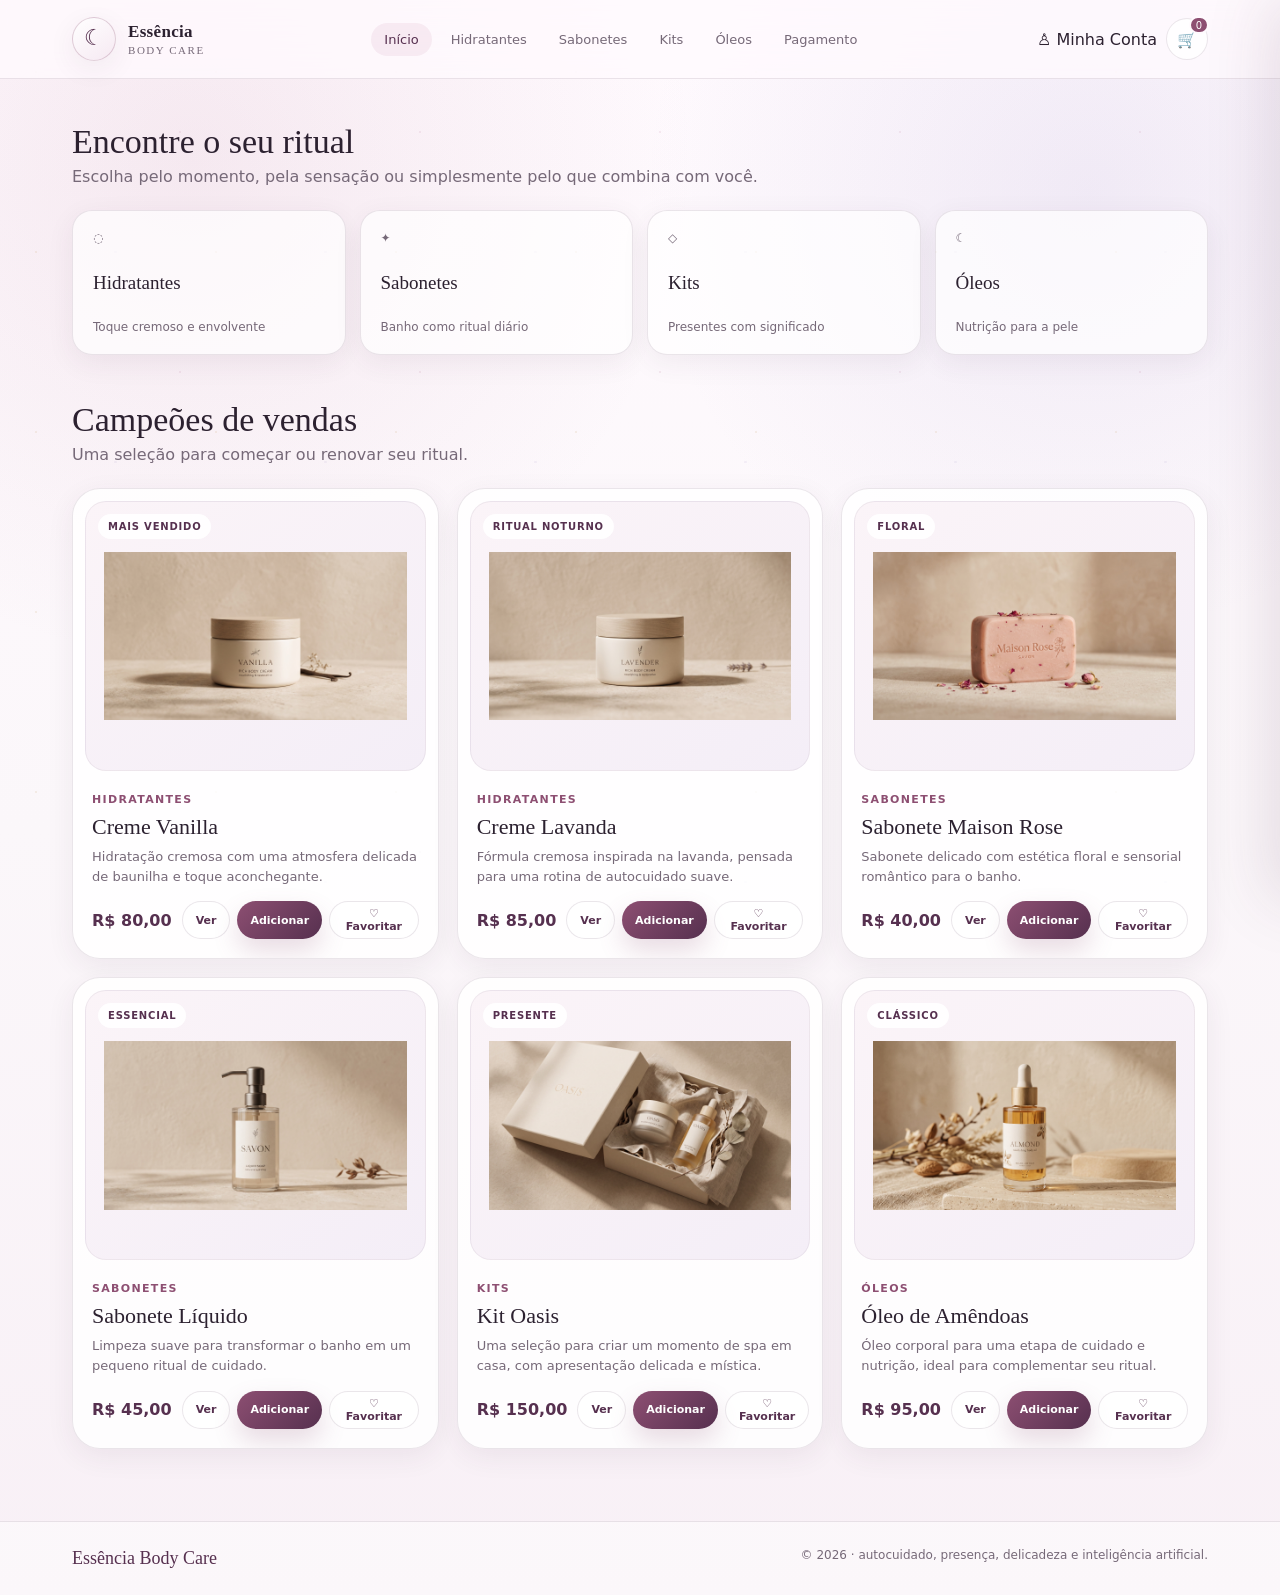
<file: index.html>
<!doctype html>
<html lang="pt-BR">
  <head>
    <meta charset="UTF-8" />
    <meta name="viewport" content="width=device-width, initial-scale=1.0" />
    <meta
      name="description"
      content="Essência Body Care — cosméticos e rituais de autocuidado com estética feminina e mística."
    />
    <title>Essência Body Care — Autocuidado com essência</title>
    <link rel="stylesheet" href="css/style.css" />
    <link rel="stylesheet" href="css/modern.css" />
  </head>
  <body data-category="Todos">
    <header class="topbar">
      <div class="header-inner">
        <a
          class="brand"
          href="index.html"
          aria-label="Essência Body Care — Início"
        >
          <span class="brand-mark" aria-hidden="true"></span>
          <span class="brand-text"
            ><strong>Essência</strong><span>Body Care</span></span
          >
        </a>
        <nav class="nav" aria-label="Navegação principal">
          <a class="active" href="index.html">Início</a>
          <a href="html/Hidratantes.html">Hidratantes</a>
          <a href="html/Sabonetes.html">Sabonetes</a>
          <a href="html/Kits.html">Kits</a>
          <a href="html/Oleos.html">Óleos</a>
          <a href="html/DadosPagamento.html">Pagamento</a>
        </nav>

        <div class="header-actions">
          <a
            href="html/Usuario.html"
            class="account-link"
            aria-label="Minha Conta"
          >
            <span>♙</span>
            Minha Conta
          </a>

          <button
            class="icon-btn"
            type="button"
            data-open-cart
            aria-label="Abrir carrinho"
          >
              🛒
            <span class="cart-count" data-cart-count>0</span>
          </button>
        </div>
      </div>
    </header>

    <main>
      <section id="colecao">
        <div class="section-heading">
          <div>
            <h2>Encontre o seu ritual</h2>
            <p>
              Escolha pelo momento, pela sensação ou simplesmente pelo que
              combina com você.
            </p>
          </div>
        </div>
        <div class="category-grid">
          <a class="category-card" href="html/Hidratantes.html"
            ><span class="category-icon">◌</span><strong>Hidratantes</strong
            ><span>Toque cremoso e envolvente</span></a
          >
          <a class="category-card" href="html/Sabonetes.html"
            ><span class="category-icon">✦</span><strong>Sabonetes</strong
            ><span>Banho como ritual diário</span></a
          >
          <a class="category-card" href="html/Kits.html"
            ><span class="category-icon">◇</span><strong>Kits</strong
            ><span>Presentes com significado</span></a
          >
          <a class="category-card" href="html/Oleos.html"
            ><span class="category-icon">☾</span><strong>Óleos</strong
            ><span>Nutrição para a pele</span></a
          >
        </div>
      </section>
      <section>
        <div class="section-heading">
          <div>
            <h2>Campeões de vendas</h2>
            <p>Uma seleção para começar ou renovar seu ritual.</p>
          </div>
        </div>
        <div class="grid" data-product-grid></div>
      </section>
    </main>

    <div class="overlay" data-overlay></div>
    <aside class="cart-drawer" data-cart-drawer aria-label="Carrinho">
      <div class="cart-head">
        <h2>Seu carrinho</h2>
        <button
          class="icon-btn"
          data-close-cart
          type="button"
          aria-label="Fechar carrinho"
        >
          ×
        </button>
      </div>
      <div class="cart-list" data-cart-list></div>
      <div class="cart-foot">
        <div class="order-total">
          <span>Total</span><span data-cart-total>R$ 0,00</span>
        </div>
        <a
          href="html/DadosPagamento.html"
          class="btn full"
          style="margin-top: 12px"
          >Ir para pagamento</a
        >
      </div>
    </aside>

    <div class="toast" data-toast role="status" aria-live="polite"></div>

    <footer>
      <div class="footer-inner">
        <span class="footer-brand">Essência Body Care</span
        ><span
          >© 2026 · autocuidado, presença, delicadeza e inteligência
          artificial.</span
        >
      </div>
    </footer>
    <script src="js/common.js"></script>
  </body>
</html>
</file>
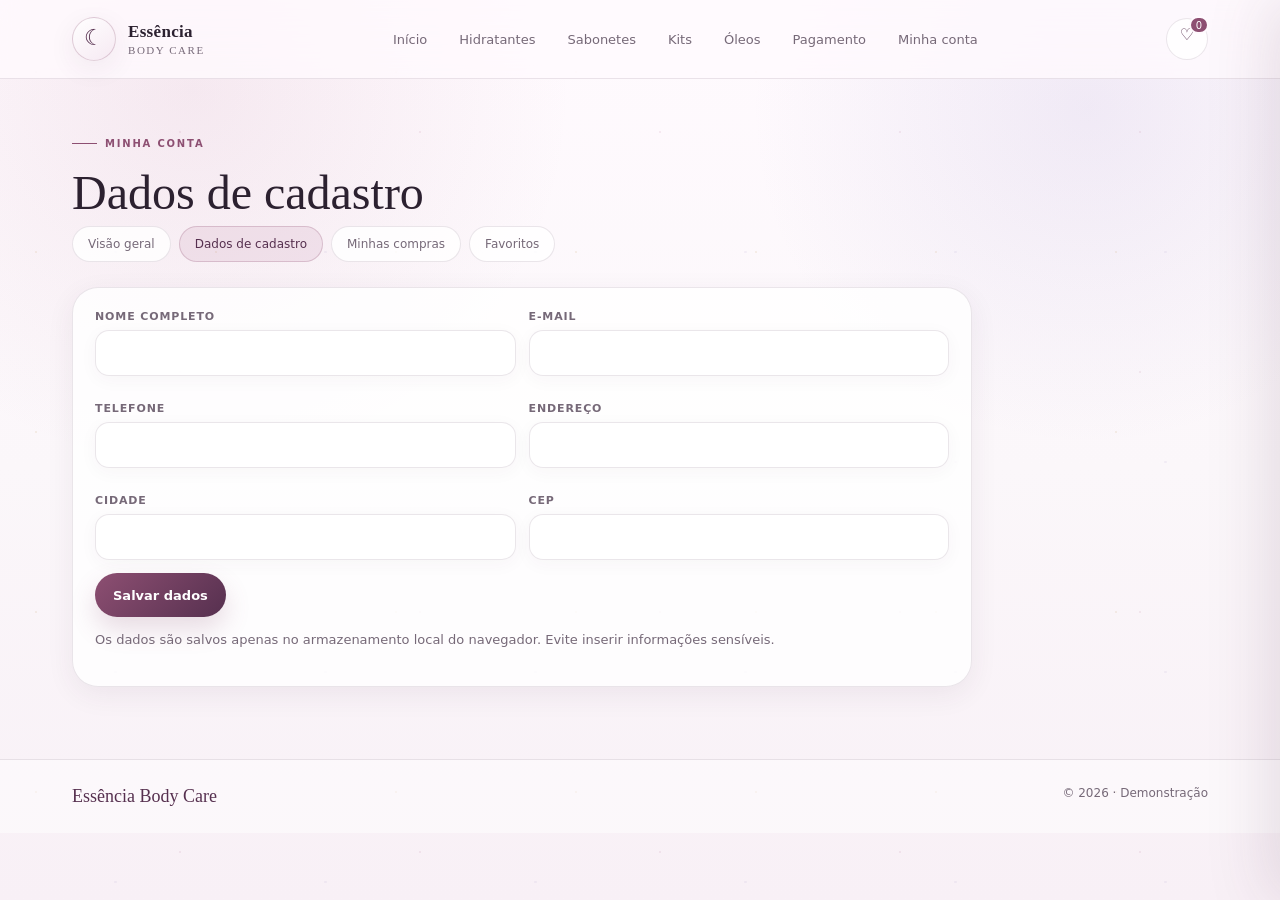
<file: html/DadosCadastro.html>
<!doctype html>
<html lang="pt-BR">
  <head>
    <meta charset="UTF-8" />
    <meta name="viewport" content="width=device-width, initial-scale=1" />
    <title>Dados de cadastro — Essência Body Care</title>
    <link rel="stylesheet" href="../css/style.css" />
    <link rel="stylesheet" href="../css/modern.css" />
  </head>
  <body>
    <header class="topbar">
      <div class="header-inner">
        <a class="brand" href="../index.html"
          ><span class="brand-mark" aria-hidden="true"></span
          ><span class="brand-text"
            ><strong>Essência</strong><span>Body Care</span></span
          ></a
        >
        <nav class="nav">
          <a href="../index.html">Início</a
          ><a href="Hidratantes.html">Hidratantes</a
          ><a href="Sabonetes.html">Sabonetes</a><a href="Kits.html">Kits</a
          ><a href="Oleos.html">Óleos</a
          ><a href="DadosPagamento.html">Pagamento</a
          ><a href="Usuario.html">Minha conta</a>
        </nav>
        <div class="header-actions">
          <button
            class="icon-btn"
            type="button"
            data-open-cart
            aria-label="Abrir carrinho"
          >
            ♡<span class="cart-count" data-cart-count>0</span>
          </button>
        </div>
      </div>
    </header>
    <main>
      <div class="page-heading">
        <span class="eyebrow">Minha conta</span>
        <h1>Dados de cadastro</h1>
      </div>
      <nav class="account-tabs" aria-label="Área do usuário">
        <a href="Usuario.html">Visão geral</a
        ><a class="active" href="DadosCadastro.html">Dados de cadastro</a
        ><a href="MinhasCompras.html">Minhas compras</a
        ><a href="Favoritos.html">Favoritos</a>
      </nav>
      <section class="panel account-panel">
        <form data-account-form>
          <div class="form-grid">
            <div class="field">
              <label for="nome">Nome completo</label
              ><input
                id="nome"
                name="nome"
                type="text"
                autocomplete="name"
                maxlength="120"
                required
              />
            </div>
            <div class="field">
              <label for="email">E-mail</label
              ><input
                id="email"
                name="email"
                type="email"
                autocomplete="email"
                maxlength="120"
                required
              />
            </div>
            <div class="field">
              <label for="telefone">Telefone</label
              ><input
                id="telefone"
                name="telefone"
                type="tel"
                autocomplete="tel"
                maxlength="120"
              />
            </div>
            <div class="field">
              <label for="endereco">Endereço</label
              ><input
                id="endereco"
                name="endereco"
                type="text"
                autocomplete="street-address"
                maxlength="120"
              />
            </div>
            <div class="field">
              <label for="cidade">Cidade</label
              ><input
                id="cidade"
                name="cidade"
                type="text"
                autocomplete="address-level2"
                maxlength="120"
              />
            </div>
            <div class="field">
              <label for="cep">CEP</label
              ><input
                id="cep"
                name="cep"
                type="text"
                autocomplete="postal-code"
                maxlength="120"
              />
            </div>
          </div>
          <button class="btn" type="submit">Salvar dados</button>
        </form>
        <p class="muted">
          Os dados são salvos apenas no armazenamento local do navegador. Evite
          inserir informações sensíveis.
        </p>
      </section>
    </main>
    <div class="overlay" data-overlay></div>
    <aside class="cart-drawer" data-cart-drawer aria-label="Carrinho">
      <div class="cart-head">
        <h2>Seu carrinho</h2>
        <button
          class="icon-btn"
          data-close-cart
          type="button"
          aria-label="Fechar carrinho"
        >
          ×
        </button>
      </div>
      <div class="cart-list" data-cart-list></div>
      <div class="cart-foot">
        <div class="order-total">
          <span>Total</span><span data-cart-total>R$ 0,00</span>
        </div>
      </div>
    </aside>
    <div class="toast" data-toast role="status" aria-live="polite"></div>
    <footer>
      <div class="footer-inner">
        <span class="footer-brand">Essência Body Care</span
        ><span>© 2026 · Demonstração</span>
      </div>
    </footer>
    <script src="../js/common.js"></script>
  </body>
</html>
</file>
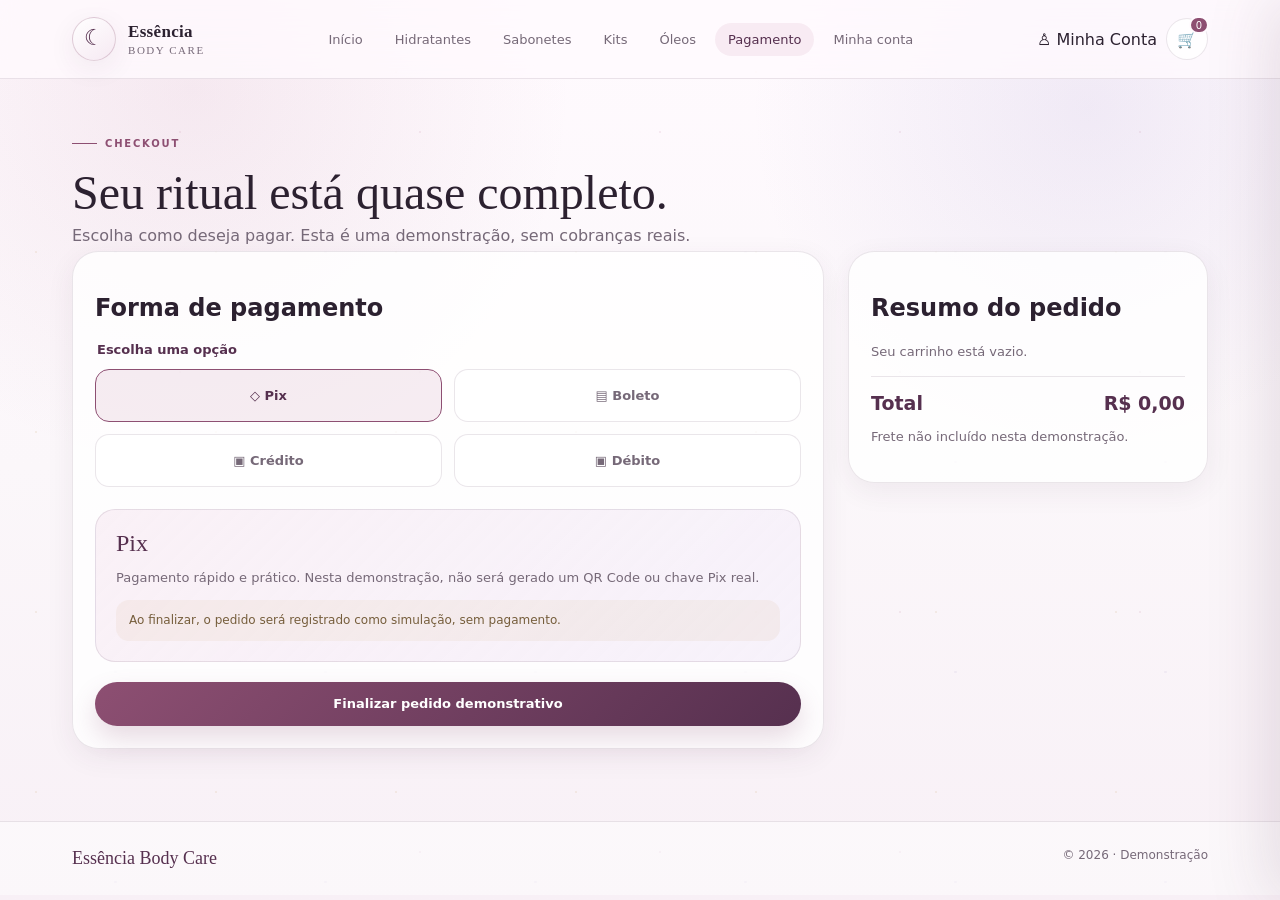
<file: html/DadosPagamento.html>
<!doctype html>
<html lang="pt-BR">
  <head>
    <meta charset="UTF-8" />
    <meta name="viewport" content="width=device-width, initial-scale=1" />
    <title>Pagamento — Essência Body Care</title>
    <link rel="stylesheet" href="../css/style.css" />
    <link rel="stylesheet" href="../css/modern.css" />
  </head>
  <body>
    <header class="topbar">
      <div class="header-inner">
        <a class="brand" href="../index.html"
          ><span class="brand-mark" aria-hidden="true"></span
          ><span class="brand-text"
            ><strong>Essência</strong><span>Body Care</span></span
          ></a
        >
        <nav class="nav">
          <a href="../index.html">Início</a
          ><a href="Hidratantes.html">Hidratantes</a
          ><a href="Sabonetes.html">Sabonetes</a><a href="Kits.html">Kits</a
          ><a href="Oleos.html">Óleos</a
          ><a class="active" href="DadosPagamento.html">Pagamento</a
          ><a href="Usuario.html">Minha conta</a>
        </nav>
          <div class="header-actions">

           <a href="Usuario.html" class="account-link" aria-label="Minha Conta">
              <span>♙</span>
              Minha Conta
            </a>

            <!-- Carrinho -->
            <button class="icon-btn" type="button"
              data-open-cart aria-label="Abrir carrinho">
              🛒
              <span class="cart-count" data-cart-count>0</span>
            </button>

          </div>
      </div>
    </header>
    <main>
      <div class="page-heading">
        <span class="eyebrow">Checkout</span>
        <h1>Seu ritual está quase completo.</h1>
        <p>
          Escolha como deseja pagar. Esta é uma demonstração, sem cobranças
          reais.
        </p>
      </div>
      <section class="checkout">
        <div class="panel">
          <h2>Forma de pagamento</h2>
          <form data-checkout-form>
            <fieldset class="method-picker">
              <legend>Escolha uma opção</legend>
              <label
                ><input
                  type="radio"
                  name="payment-method"
                  value="pix"
                  checked
                /><span>◇ Pix</span></label
              ><label
                ><input
                  type="radio"
                  name="payment-method"
                  value="boleto"
                /><span>▤ Boleto</span></label
              ><label
                ><input
                  type="radio"
                  name="payment-method"
                  value="credito"
                /><span>▣ Crédito</span></label
              ><label
                ><input
                  type="radio"
                  name="payment-method"
                  value="debito"
                /><span>▣ Débito</span></label
              >
            </fieldset>
            <div class="payment-panel" data-payment-panel="pix">
              <h3>Pix</h3>
              <p>
                Pagamento rápido e prático. Nesta demonstração, não será gerado
                um QR Code ou chave Pix real.
              </p>
              <div class="notice">
                Ao finalizar, o pedido será registrado como simulação, sem
                pagamento.
              </div>
            </div>
            <div class="payment-panel" data-payment-panel="boleto" hidden>
              <h3>Boleto bancário</h3>
              <p>
                Simule a escolha de pagamento por boleto. Nenhuma linha
                digitável ou boleto válido será emitido.
              </p>
              <div class="notice">
                Pedido demonstrativo: nenhum pagamento será processado.
              </div>
            </div>
            <div class="payment-panel" data-payment-panel="credito" hidden>
              <h3>Cartão de crédito</h3>
              <p>
                Para sua segurança, não informe números reais de cartão neste
                projeto demonstrativo.
              </p>
              <div class="field">
                <label for="installments">Parcelamento demonstrativo</label
                ><select id="installments" name="installments">
                  <option>1× sem juros</option>
                  <option>2× sem juros</option>
                  <option>3× sem juros</option>
                </select>
              </div>
              <div class="notice">
                A integração com um provedor de pagamentos será necessária para
                cobranças reais.
              </div>
            </div>
            <div class="payment-panel" data-payment-panel="debito" hidden>
              <h3>Cartão de débito</h3>
              <p>
                Pagamento por débito selecionado. Não solicitamos dados
                bancários nesta demonstração.
              </p>
              <div class="notice">
                Para transações reais, utilize um checkout seguro de um provedor
                de pagamentos.
              </div>
            </div>
            <button class="btn full" type="submit">
              Finalizar pedido demonstrativo
            </button>
          </form>
        </div>
        <aside class="panel">
          <h2>Resumo do pedido</h2>
          <div data-order-list></div>
          <div class="order-total">
            <span>Total</span><strong data-checkout-total>R$ 0,00</strong>
          </div>
          <p class="muted">Frete não incluído nesta demonstração.</p>
        </aside>
      </section>
    </main>
    <div class="overlay" data-overlay></div>
    <aside class="cart-drawer" data-cart-drawer aria-label="Carrinho">
      <div class="cart-head">
        <h2>Seu carrinho</h2>
        <button
          class="icon-btn"
          data-close-cart
          type="button"
          aria-label="Fechar carrinho"
        >
          ×
        </button>
      </div>
      <div class="cart-list" data-cart-list></div>
      <div class="cart-foot">
        <div class="order-total">
          <span>Total</span><span data-cart-total>R$ 0,00</span>
        </div>
      </div>
    </aside>
    <div class="toast" data-toast role="status" aria-live="polite"></div>
    <footer>
      <div class="footer-inner">
        <span class="footer-brand">Essência Body Care</span
        ><span>© 2026 · Demonstração</span>
      </div>
    </footer>
    <script src="../js/common.js"></script>
  </body>
</html>
</file>
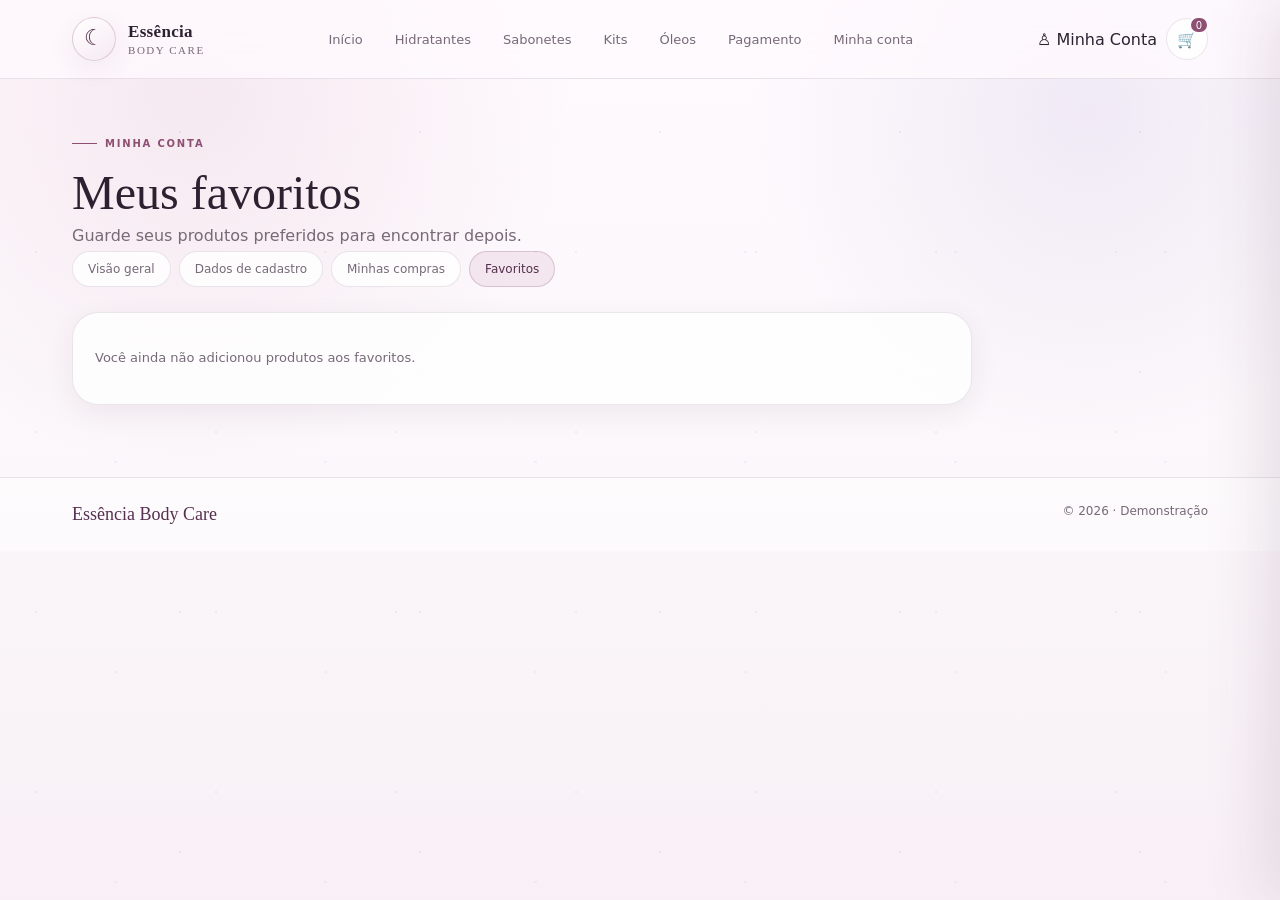
<file: html/Favoritos.html>
<!doctype html>
<html lang="pt-BR">
  <head>
    <meta charset="UTF-8" />
    <meta name="viewport" content="width=device-width, initial-scale=1" />
    <title>Favoritos — Essência Body Care</title>
    <link rel="stylesheet" href="../css/style.css" />
    <link rel="stylesheet" href="../css/modern.css" />
  </head>
  <body>
    <header class="topbar">
      <div class="header-inner">
        <a class="brand" href="../index.html"
          ><span class="brand-mark" aria-hidden="true"></span
          ><span class="brand-text"
            ><strong>Essência</strong><span>Body Care</span></span
          ></a
        >
        <nav class="nav">
          <a href="../index.html">Início</a
          ><a href="Hidratantes.html">Hidratantes</a
          ><a href="Sabonetes.html">Sabonetes</a><a href="Kits.html">Kits</a
          ><a href="Oleos.html">Óleos</a
          ><a href="DadosPagamento.html">Pagamento</a
          ><a href="Usuario.html">Minha conta</a>
        </nav>
          <div class="header-actions">

           <a href="Usuario.html" class="account-link" aria-label="Minha Conta">
              <span>♙</span>
              Minha Conta
            </a>

            <!-- Carrinho -->
            <button class="icon-btn" type="button"
              data-open-cart aria-label="Abrir carrinho">
              🛒
              <span class="cart-count" data-cart-count>0</span>
            </button>

          </div>
      </div>
    </header>
    <main>
      <div class="page-heading">
        <span class="eyebrow">Minha conta</span>
        <h1>Meus favoritos</h1>
        <p>Guarde seus produtos preferidos para encontrar depois.</p>
      </div>
      <nav class="account-tabs" aria-label="Área do usuário">
        <a href="Usuario.html">Visão geral</a
        ><a href="DadosCadastro.html">Dados de cadastro</a
        ><a href="MinhasCompras.html">Minhas compras</a
        ><a class="active" href="Favoritos.html">Favoritos</a>
      </nav>
      <section class="panel account-panel" data-favorites-list></section>
    </main>
    <div class="overlay" data-overlay></div>
    <aside class="cart-drawer" data-cart-drawer aria-label="Carrinho">
      <div class="cart-head">
        <h2>Seu carrinho</h2>
        <button
          class="icon-btn"
          data-close-cart
          type="button"
          aria-label="Fechar carrinho"
        >
          ×
        </button>
      </div>
      <div class="cart-list" data-cart-list></div>
      <div class="cart-foot">
        <div class="order-total">
          <span>Total</span><span data-cart-total>R$ 0,00</span>
        </div>
      </div>
    </aside>
    <div class="toast" data-toast role="status" aria-live="polite"></div>
    <footer>
      <div class="footer-inner">
        <span class="footer-brand">Essência Body Care</span
        ><span>© 2026 · Demonstração</span>
      </div>
    </footer>
    <script src="../js/common.js"></script>
  </body>
</html>
</file>
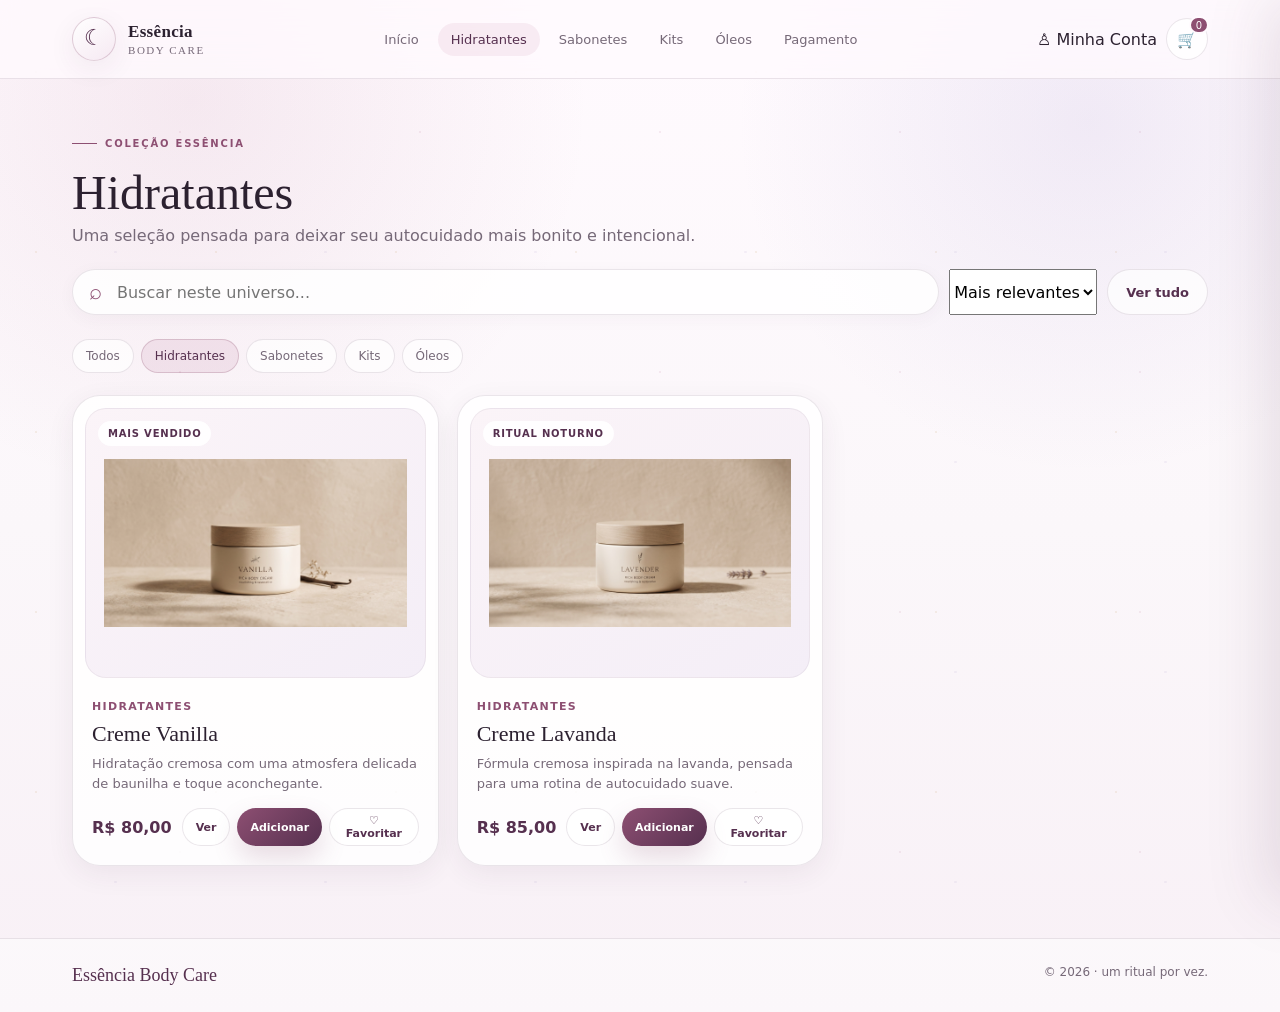
<file: html/Hidratantes.html>
<!doctype html>
<html lang="pt-BR">
  <head>
    <meta charset="UTF-8" />
    <meta name="viewport" content="width=device-width, initial-scale=1.0" />
    <title>Essência Body Care — Hidratantes</title>
    <link rel="stylesheet" href="../css/style.css" />
  </head>
  <body data-category="Hidratantes">
    <header class="topbar">
      <div class="header-inner">
        <a class="brand" href="../index.html"
          ><span class="brand-mark" aria-hidden="true"></span
          ><span class="brand-text"
            ><strong>Essência</strong><span>Body Care</span></span
          ></a
        >
        <nav class="nav" aria-label="Navegação principal">
          <a href="../index.html">Início</a>
          <a class="active" href="Hidratantes.html">Hidratantes</a>
          <a class="" href="Sabonetes.html">Sabonetes</a>
          <a class="" href="Kits.html">Kits</a>
          <a class="" href="Oleos.html">Óleos</a>
          <a href="DadosPagamento.html">Pagamento</a>
        </nav>
          <div class="header-actions">

           <a href="Usuario.html" class="account-link" aria-label="Minha Conta">
              <span>♙</span>
              Minha Conta
            </a>

            <!-- Carrinho -->
            <button class="icon-btn" type="button"
              data-open-cart aria-label="Abrir carrinho">
              🛒
              <span class="cart-count" data-cart-count>0</span>
            </button>

          </div>
      </div>
    </header>

    <main>
      <div class="page-heading">
        <span class="eyebrow">Coleção Essência</span>
        <h1>Hidratantes</h1>
        <p>
          Uma seleção pensada para deixar seu autocuidado mais bonito e
          intencional.
        </p>
      </div>
      <div class="toolbar">
        <div class="search">
          <input
            data-search
            type="search"
            placeholder="Buscar neste universo..."
            aria-label="Buscar produtos"
          />
        </div>
        <select
          class="field"
          data-sort
          aria-label="Ordenar produtos"
          style="margin: 0"
        >
          <option value="padrao">Mais relevantes</option>
          <option value="menor">Menor preço</option>
          <option value="maior">Maior preço</option>
          <option value="nome">Nome</option>
        </select>
        <a class="btn secondary" href="../index.html">Ver tudo</a>
      </div>
      <div class="filter-pills">
        <button class="filter-pill" data-filter="Todos">Todos</button>
        <button class="filter-pill active" data-filter="Hidratantes">
          Hidratantes
        </button>
        <button class="filter-pill" data-filter="Sabonetes">Sabonetes</button>
        <button class="filter-pill" data-filter="Kits">Kits</button>
        <button class="filter-pill" data-filter="Óleos">Óleos</button>
      </div>
      <div class="grid" data-product-grid></div>
    </main>

    <div class="overlay" data-overlay></div>
    <aside class="cart-drawer" data-cart-drawer aria-label="Carrinho">
      <div class="cart-head">
        <h2>Seu carrinho</h2>
        <button
          class="icon-btn"
          data-close-cart
          type="button"
          aria-label="Fechar carrinho"
        >
          ×
        </button>
      </div>
      <div class="cart-list" data-cart-list></div>
      <div class="cart-foot">
        <div class="order-total">
          <span>Total</span><span data-cart-total>R$ 0,00</span>
        </div>
        <a href="DadosPagamento.html" class="btn full" style="margin-top: 12px"
          >Ir para pagamento</a
        >
      </div>
    </aside>
    <div class="toast" data-toast role="status" aria-live="polite"></div>
    <footer>
      <div class="footer-inner">
        <span class="footer-brand">Essência Body Care</span
        ><span>© 2026 · um ritual por vez.</span>
      </div>
    </footer>
    <script src="../js/common.js"></script>
  </body>
</html>
</file>
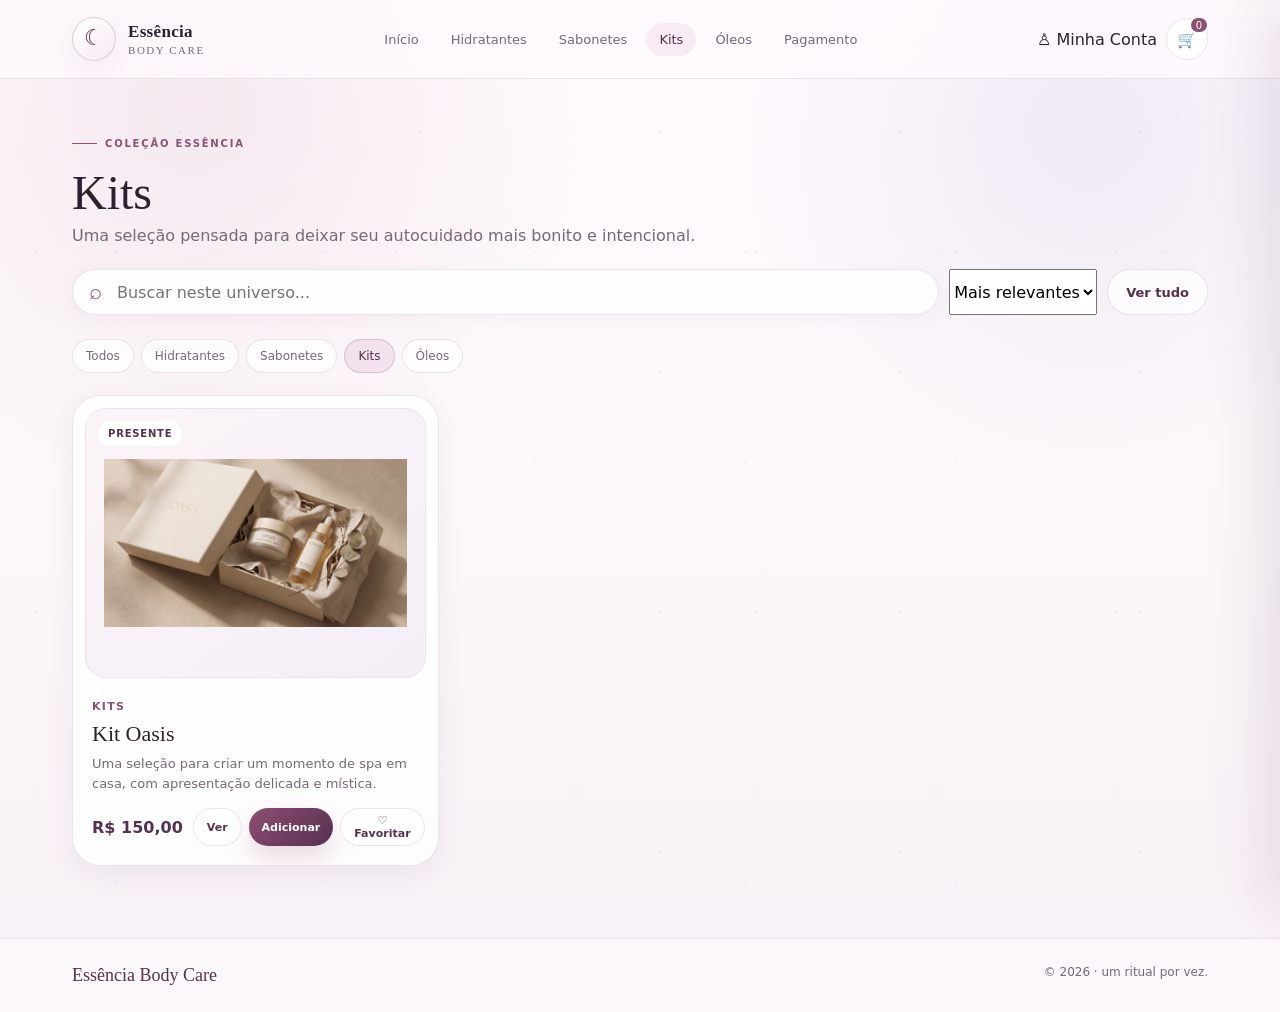
<file: html/Kits.html>
<!doctype html>
<html lang="pt-BR">
  <head>
    <meta charset="UTF-8" />
    <meta name="viewport" content="width=device-width, initial-scale=1.0" />
    <title>Essência Body Care — Kits</title>
    <link rel="stylesheet" href="../css/style.css" />
  </head>
  <body data-category="Kits">
    <header class="topbar">
      <div class="header-inner">
        <a class="brand" href="../index.html"
          ><span class="brand-mark" aria-hidden="true"></span
          ><span class="brand-text"
            ><strong>Essência</strong><span>Body Care</span></span
          ></a
        >
        <nav class="nav" aria-label="Navegação principal">
          <a href="../index.html">Início</a>
          <a class="" href="Hidratantes.html">Hidratantes</a>
          <a class="" href="Sabonetes.html">Sabonetes</a>
          <a class="active" href="Kits.html">Kits</a>
          <a class="" href="Oleos.html">Óleos</a>
          <a href="DadosPagamento.html">Pagamento</a>
        </nav>
          <div class="header-actions">

           <a href="Usuario.html" class="account-link" aria-label="Minha Conta">
              <span>♙</span>
              Minha Conta
            </a>

            <!-- Carrinho -->
            <button class="icon-btn" type="button"
              data-open-cart aria-label="Abrir carrinho">
              🛒
              <span class="cart-count" data-cart-count>0</span>
            </button>

          </div>
        </div>
      </div>
    </header>

    <main>
      <div class="page-heading">
        <span class="eyebrow">Coleção Essência</span>
        <h1>Kits</h1>
        <p>
          Uma seleção pensada para deixar seu autocuidado mais bonito e
          intencional.
        </p>
      </div>
      <div class="toolbar">
        <div class="search">
          <input
            data-search
            type="search"
            placeholder="Buscar neste universo..."
            aria-label="Buscar produtos"
          />
        </div>
        <select
          class="field"
          data-sort
          aria-label="Ordenar produtos"
          style="margin: 0"
        >
          <option value="padrao">Mais relevantes</option>
          <option value="menor">Menor preço</option>
          <option value="maior">Maior preço</option>
          <option value="nome">Nome</option>
        </select>
        <a class="btn secondary" href="../index.html">Ver tudo</a>
      </div>
      <div class="filter-pills">
        <button class="filter-pill" data-filter="Todos">Todos</button>
        <button class="filter-pill" data-filter="Hidratantes">
          Hidratantes
        </button>
        <button class="filter-pill" data-filter="Sabonetes">Sabonetes</button>
        <button class="filter-pill active" data-filter="Kits">Kits</button>
        <button class="filter-pill" data-filter="Óleos">Óleos</button>
      </div>
      <div class="grid" data-product-grid></div>
    </main>

    <div class="overlay" data-overlay></div>
    <aside class="cart-drawer" data-cart-drawer aria-label="Carrinho">
      <div class="cart-head">
        <h2>Seu carrinho</h2>
        <button
          class="icon-btn"
          data-close-cart
          type="button"
          aria-label="Fechar carrinho"
        >
          ×
        </button>
      </div>
      <div class="cart-list" data-cart-list></div>
      <div class="cart-foot">
        <div class="order-total">
          <span>Total</span><span data-cart-total>R$ 0,00</span>
        </div>
        <a href="DadosPagamento.html" class="btn full" style="margin-top: 12px"
          >Ir para pagamento</a
        >
      </div>
    </aside>
    <div class="toast" data-toast role="status" aria-live="polite"></div>
    <footer>
      <div class="footer-inner">
        <span class="footer-brand">Essência Body Care</span
        ><span>© 2026 · um ritual por vez.</span>
      </div>
    </footer>
    <script src="../js/common.js"></script>
  </body>
</html>
</file>
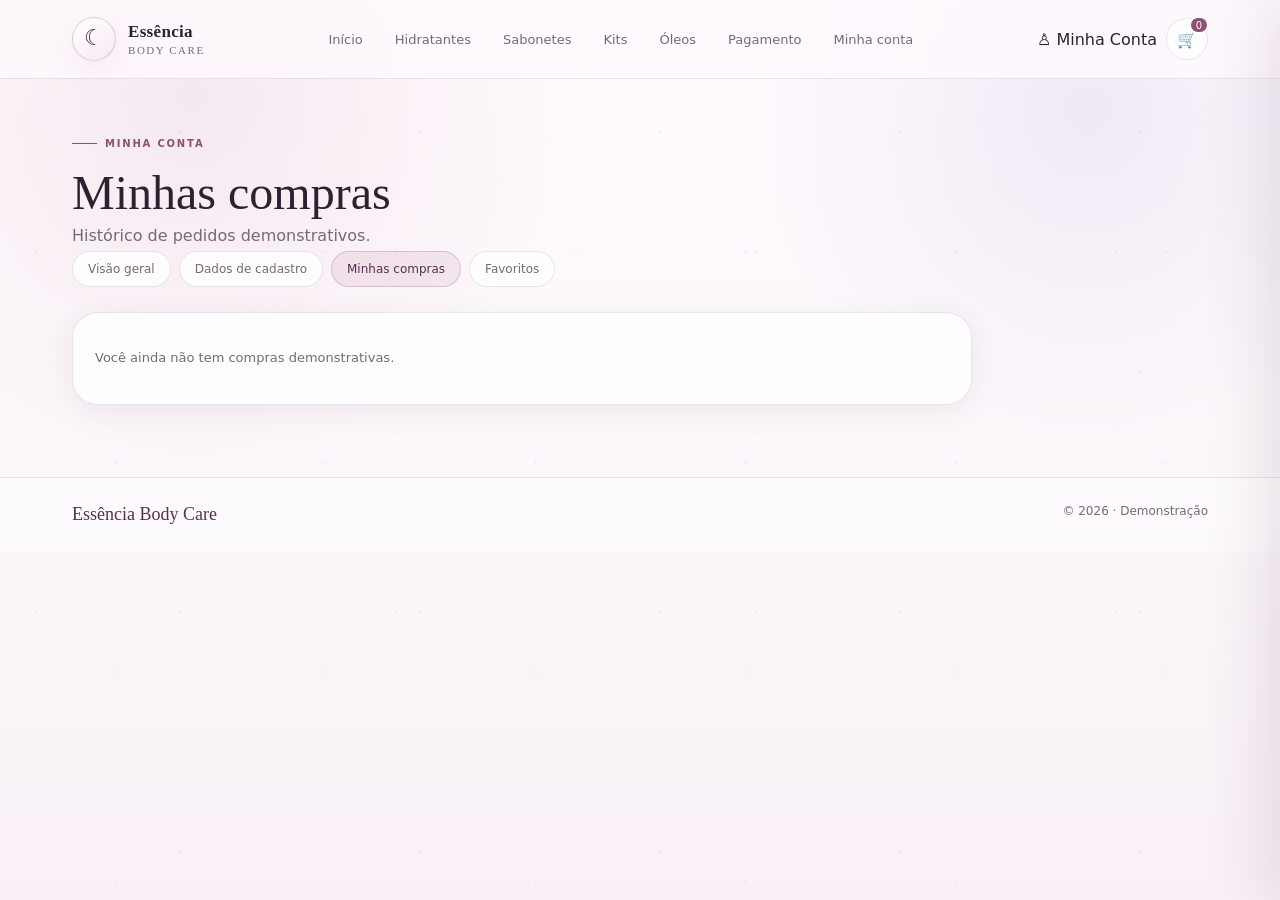
<file: html/MinhasCompras.html>
<!doctype html>
<html lang="pt-BR">
  <head>
    <meta charset="UTF-8" />
    <meta name="viewport" content="width=device-width, initial-scale=1" />
    <title>Minhas compras — Essência Body Care</title>
    <link rel="stylesheet" href="../css/style.css" />
    <link rel="stylesheet" href="../css/modern.css" />
  </head>
  <body>
    <header class="topbar">
      <div class="header-inner">
        <a class="brand" href="../index.html"
          ><span class="brand-mark" aria-hidden="true"></span
          ><span class="brand-text"
            ><strong>Essência</strong><span>Body Care</span></span
          ></a
        >
        <nav class="nav">
          <a href="../index.html">Início</a
          ><a href="Hidratantes.html">Hidratantes</a
          ><a href="Sabonetes.html">Sabonetes</a><a href="Kits.html">Kits</a
          ><a href="Oleos.html">Óleos</a
          ><a href="DadosPagamento.html">Pagamento</a
          ><a href="Usuario.html">Minha conta</a>
        </nav>
          <div class="header-actions">

           <a href="Usuario.html" class="account-link" aria-label="Minha Conta">
              <span>♙</span>
              Minha Conta
            </a>

            <!-- Carrinho -->
            <button class="icon-btn" type="button"
              data-open-cart aria-label="Abrir carrinho">
              🛒
              <span class="cart-count" data-cart-count>0</span>
            </button>

          </div>
      </div>
    </header>
    <main>
      <div class="page-heading">
        <span class="eyebrow">Minha conta</span>
        <h1>Minhas compras</h1>
        <p>Histórico de pedidos demonstrativos.</p>
      </div>
      <nav class="account-tabs" aria-label="Área do usuário">
        <a href="Usuario.html">Visão geral</a
        ><a href="DadosCadastro.html">Dados de cadastro</a
        ><a class="active" href="MinhasCompras.html">Minhas compras</a
        ><a href="Favoritos.html">Favoritos</a>
      </nav>
      <section class="panel account-panel" data-orders-list></section>
    </main>
    <div class="overlay" data-overlay></div>
    <aside class="cart-drawer" data-cart-drawer aria-label="Carrinho">
      <div class="cart-head">
        <h2>Seu carrinho</h2>
        <button
          class="icon-btn"
          data-close-cart
          type="button"
          aria-label="Fechar carrinho"
        >
          ×
        </button>
      </div>
      <div class="cart-list" data-cart-list></div>
      <div class="cart-foot">
        <div class="order-total">
          <span>Total</span><span data-cart-total>R$ 0,00</span>
        </div>
      </div>
    </aside>
    <div class="toast" data-toast role="status" aria-live="polite"></div>
    <footer>
      <div class="footer-inner">
        <span class="footer-brand">Essência Body Care</span
        ><span>© 2026 · Demonstração</span>
      </div>
    </footer>
    <script src="../js/common.js"></script>
  </body>
</html>
</file>
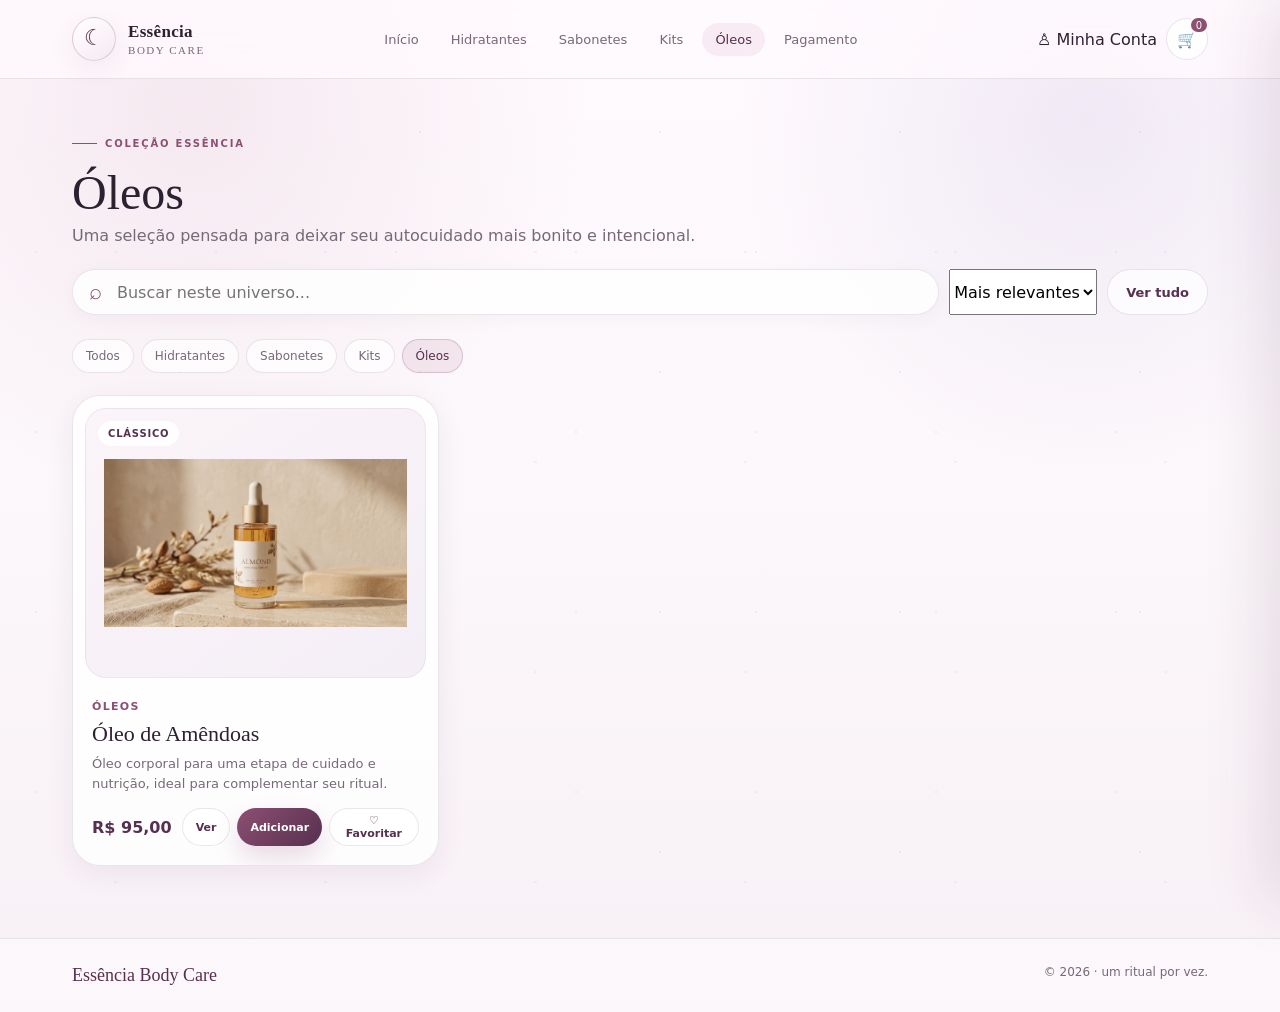
<file: html/Oleos.html>
<!doctype html>
<html lang="pt-BR">
  <head>
    <meta charset="UTF-8" />
    <meta name="viewport" content="width=device-width, initial-scale=1.0" />
    <title>Essência Body Care — Oleos</title>
    <link rel="stylesheet" href="../css/style.css" />
  </head>
  <body data-category="Oleos">
    <header class="topbar">
      <div class="header-inner">
        <a class="brand" href="../index.html"
          ><span class="brand-mark" aria-hidden="true"></span
          ><span class="brand-text"
            ><strong>Essência</strong><span>Body Care</span></span
          ></a
        >
        <nav class="nav" aria-label="Navegação principal">
          <a href="../index.html">Início</a>
          <a class="" href="Hidratantes.html">Hidratantes</a>
          <a class="" href="Sabonetes.html">Sabonetes</a>
          <a class="" href="Kits.html">Kits</a>
          <a class="active" href="Oleos.html">Óleos</a>
          <a href="DadosPagamento.html">Pagamento</a>
        </nav>
          <div class="header-actions">

           <a href="Usuario.html" class="account-link" aria-label="Minha Conta">
              <span>♙</span>
              Minha Conta
            </a>

            <!-- Carrinho -->
            <button class="icon-btn" type="button"
              data-open-cart aria-label="Abrir carrinho">
              🛒
              <span class="cart-count" data-cart-count>0</span>
            </button>

          </div>
      </div>
    </header>

    <main>
      <div class="page-heading">
        <span class="eyebrow">Coleção Essência</span>
        <h1>Óleos</h1>
        <p>
          Uma seleção pensada para deixar seu autocuidado mais bonito e
          intencional.
        </p>
      </div>
      <div class="toolbar">
        <div class="search">
          <input
            data-search
            type="search"
            placeholder="Buscar neste universo..."
            aria-label="Buscar produtos"
          />
        </div>
        <select
          class="field"
          data-sort
          aria-label="Ordenar produtos"
          style="margin: 0"
        >
          <option value="padrao">Mais relevantes</option>
          <option value="menor">Menor preço</option>
          <option value="maior">Maior preço</option>
          <option value="nome">Nome</option>
        </select>
        <a class="btn secondary" href="../index.html">Ver tudo</a>
      </div>
      <div class="filter-pills">
        <button class="filter-pill" data-filter="Todos">Todos</button>
        <button class="filter-pill" data-filter="Hidratantes">
          Hidratantes
        </button>
        <button class="filter-pill" data-filter="Sabonetes">Sabonetes</button>
        <button class="filter-pill" data-filter="Kits">Kits</button>
        <button class="filter-pill active" data-filter="Óleos">Óleos</button>
      </div>
      <div class="grid" data-product-grid></div>
    </main>

    <div class="overlay" data-overlay></div>
    <aside class="cart-drawer" data-cart-drawer aria-label="Carrinho">
      <div class="cart-head">
        <h2>Seu carrinho</h2>
        <button
          class="icon-btn"
          data-close-cart
          type="button"
          aria-label="Fechar carrinho"
        >
          ×
        </button>
      </div>
      <div class="cart-list" data-cart-list></div>
      <div class="cart-foot">
        <div class="order-total">
          <span>Total</span><span data-cart-total>R$ 0,00</span>
        </div>
        <a href="DadosPagamento.html" class="btn full" style="margin-top: 12px"
          >Ir para pagamento</a
        >
      </div>
    </aside>
    <div class="toast" data-toast role="status" aria-live="polite"></div>
    <footer>
      <div class="footer-inner">
        <span class="footer-brand">Essência Body Care</span
        ><span>© 2026 · um ritual por vez.</span>
      </div>
    </footer>
    <script src="../js/common.js"></script>
  </body>
</html>
</file>
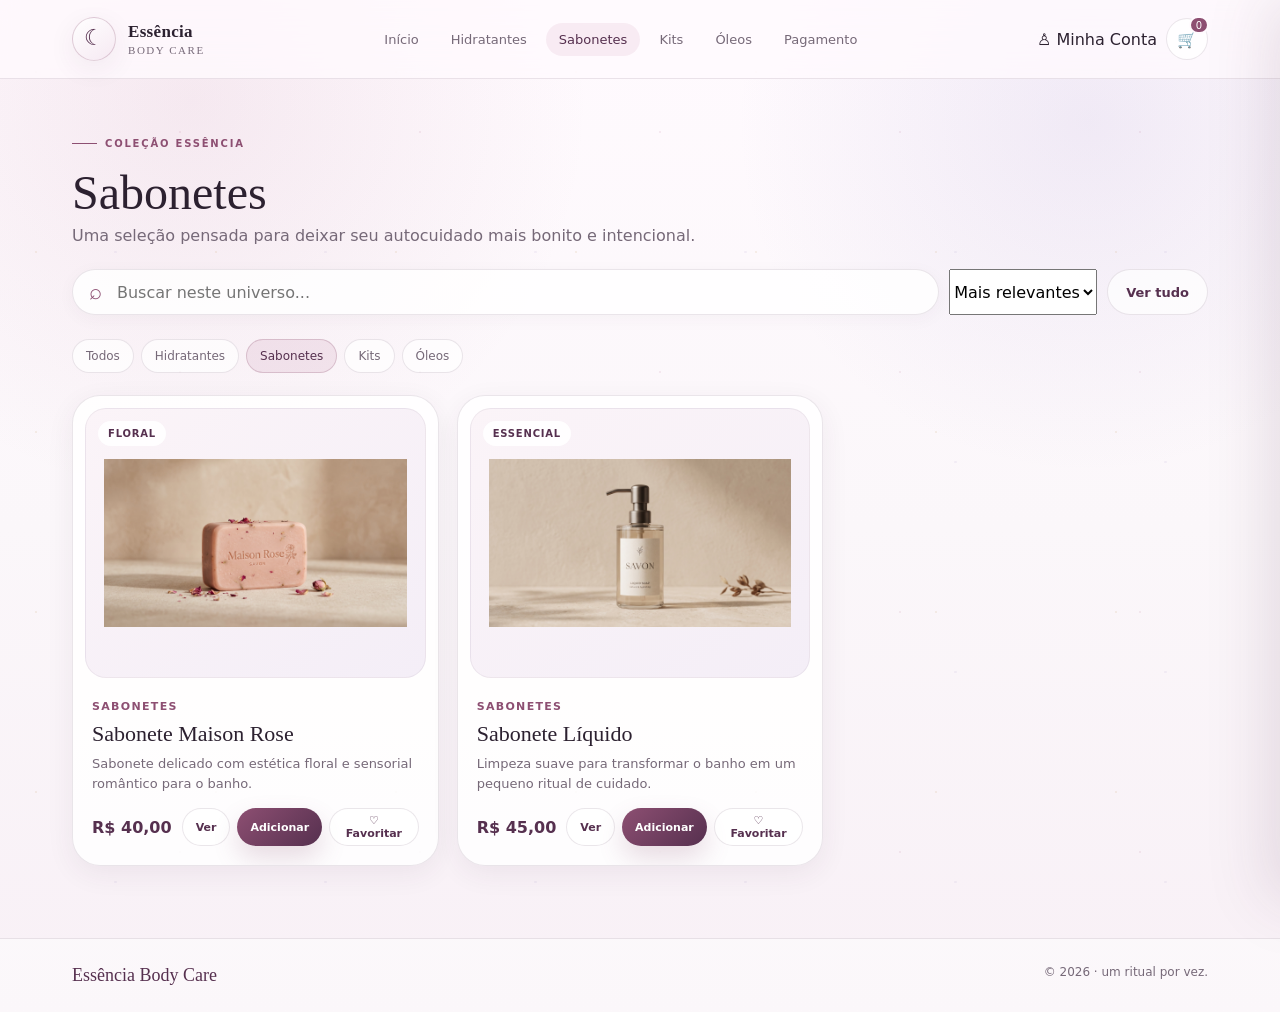
<file: html/Sabonetes.html>
<!doctype html>
<html lang="pt-BR">
  <head>
    <meta charset="UTF-8" />
    <meta name="viewport" content="width=device-width, initial-scale=1.0" />
    <title>Essência Body Care — Sabonetes</title>
    <link rel="stylesheet" href="../css/style.css" />
  </head>
  <body data-category="Sabonetes">
    <header class="topbar">
      <div class="header-inner">
        <a class="brand" href="../index.html"
          ><span class="brand-mark" aria-hidden="true"></span
          ><span class="brand-text"
            ><strong>Essência</strong><span>Body Care</span></span
          ></a
        >
        <nav class="nav" aria-label="Navegação principal">
          <a href="../index.html">Início</a>
          <a class="" href="Hidratantes.html">Hidratantes</a>
          <a class="active" href="Sabonetes.html">Sabonetes</a>
          <a class="" href="Kits.html">Kits</a>
          <a class="" href="Oleos.html">Óleos</a>
          <a href="DadosPagamento.html">Pagamento</a>
        </nav>
        <div class="header-actions">
          <a href="Usuario.html" class="account-link" aria-label="Minha Conta">
            <span>♙</span>
            Minha Conta
          </a>

          <!-- Carrinho -->
          <button
            class="icon-btn"
            type="button"
            data-open-cart
            aria-label="Abrir carrinho"
          >
            🛒
            <span class="cart-count" data-cart-count>0</span>
          </button>
        </div>
      </div>
    </header>

    <main>
      <div class="page-heading">
        <span class="eyebrow">Coleção Essência</span>
        <h1>Sabonetes</h1>
        <p>
          Uma seleção pensada para deixar seu autocuidado mais bonito e
          intencional.
        </p>
      </div>
      <div class="toolbar">
        <div class="search">
          <input
            data-search
            type="search"
            placeholder="Buscar neste universo..."
            aria-label="Buscar produtos"
          />
        </div>
        <select
          class="field"
          data-sort
          aria-label="Ordenar produtos"
          style="margin: 0"
        >
          <option value="padrao">Mais relevantes</option>
          <option value="menor">Menor preço</option>
          <option value="maior">Maior preço</option>
          <option value="nome">Nome</option>
        </select>
        <a class="btn secondary" href="../index.html">Ver tudo</a>
      </div>
      <div class="filter-pills">
        <button class="filter-pill" data-filter="Todos">Todos</button>
        <button class="filter-pill" data-filter="Hidratantes">
          Hidratantes
        </button>
        <button class="filter-pill active" data-filter="Sabonetes">
          Sabonetes
        </button>
        <button class="filter-pill" data-filter="Kits">Kits</button>
        <button class="filter-pill" data-filter="Óleos">Óleos</button>
      </div>
      <div class="grid" data-product-grid></div>
    </main>

    <div class="overlay" data-overlay></div>
    <aside class="cart-drawer" data-cart-drawer aria-label="Carrinho">
      <div class="cart-head">
        <h2>Seu carrinho</h2>
        <button
          class="icon-btn"
          data-close-cart
          type="button"
          aria-label="Fechar carrinho"
        >
          ×
        </button>
      </div>
      <div class="cart-list" data-cart-list></div>
      <div class="cart-foot">
        <div class="order-total">
          <span>Total</span><span data-cart-total>R$ 0,00</span>
        </div>
        <a href="DadosPagamento.html" class="btn full" style="margin-top: 12px"
          >Ir para pagamento</a
        >
      </div>
    </aside>
    <div class="toast" data-toast role="status" aria-live="polite"></div>
    <footer>
      <div class="footer-inner">
        <span class="footer-brand">Essência Body Care</span
        ><span>© 2026 · um ritual por vez.</span>
      </div>
    </footer>
    <script src="../js/common.js"></script>
  </body>
</html>
</file>
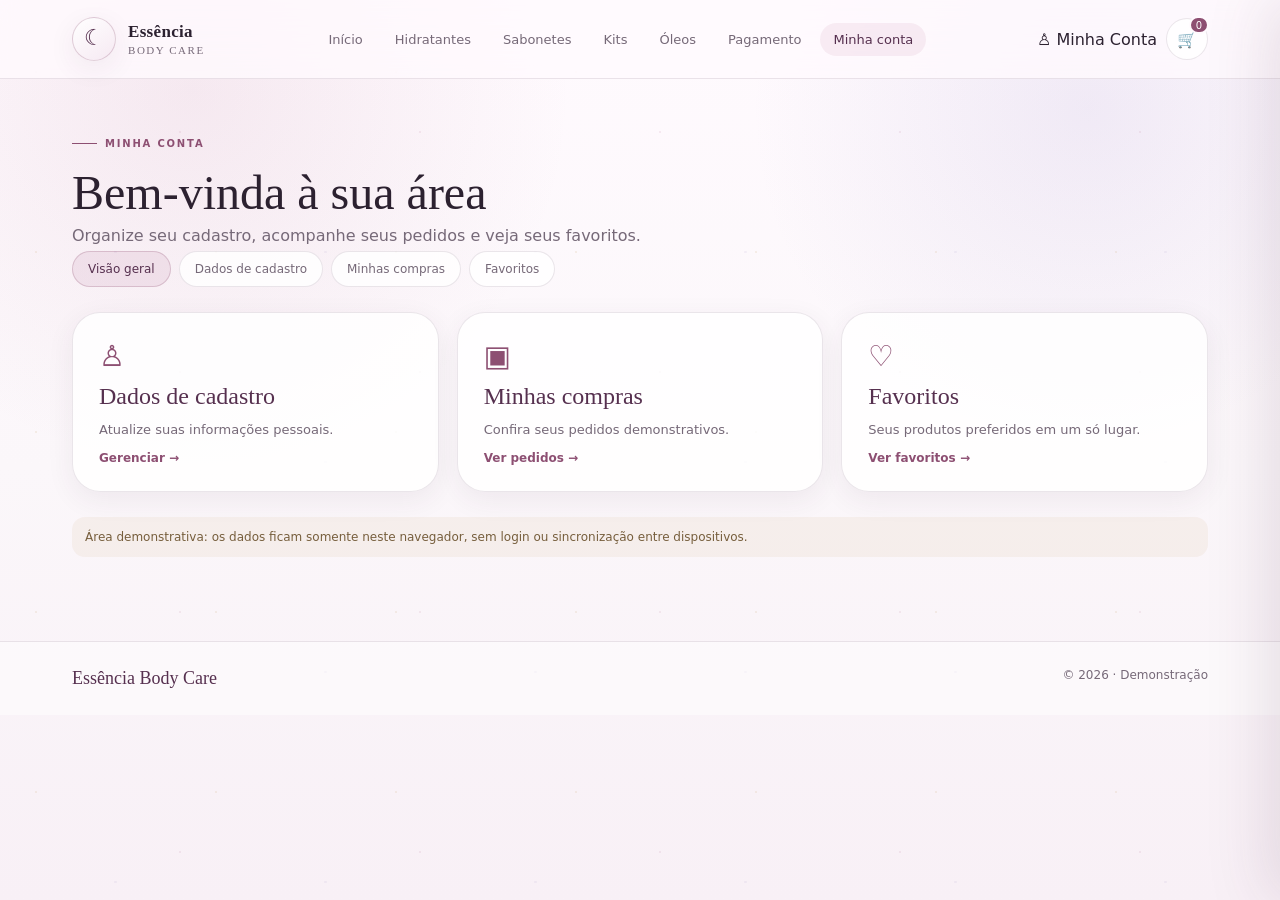
<file: html/Usuario.html>
<!doctype html>
<html lang="pt-BR">
  <head>
    <meta charset="UTF-8" />
    <meta name="viewport" content="width=device-width, initial-scale=1" />
    <title>Minha conta — Essência Body Care</title>
    <link rel="stylesheet" href="../css/style.css" />
    <link rel="stylesheet" href="../css/modern.css" />
  </head>
  <body>
    <header class="topbar">
      <div class="header-inner">
        <a class="brand" href="../index.html"
          ><span class="brand-mark" aria-hidden="true"></span
          ><span class="brand-text"
            ><strong>Essência</strong><span>Body Care</span></span
          ></a
        >
        <nav class="nav">
          <a href="../index.html">Início</a
          ><a href="Hidratantes.html">Hidratantes</a
          ><a href="Sabonetes.html">Sabonetes</a><a href="Kits.html">Kits</a
          ><a href="Oleos.html">Óleos</a
          ><a href="DadosPagamento.html">Pagamento</a
          ><a class="active" href="Usuario.html">Minha conta</a>
        </nav>
          <div class="header-actions">

           <a href="Usuario.html" class="account-link" aria-label="Minha Conta">
              <span>♙</span>
              Minha Conta
            </a>

            <!-- Carrinho -->
            <button class="icon-btn" type="button"
              data-open-cart aria-label="Abrir carrinho">
              🛒
              <span class="cart-count" data-cart-count>0</span>
            </button>

          </div>
      </div>
    </header>
    <main>
      <div class="page-heading">
        <span class="eyebrow">Minha conta</span>
        <h1 data-account-greeting>Bem-vinda à sua área</h1>
        <p>
          Organize seu cadastro, acompanhe seus pedidos e veja seus favoritos.
        </p>
      </div>
      <nav class="account-tabs" aria-label="Área do usuário">
        <a class="active" href="Usuario.html">Visão geral</a
        ><a href="DadosCadastro.html">Dados de cadastro</a
        ><a href="MinhasCompras.html">Minhas compras</a
        ><a href="Favoritos.html">Favoritos</a>
      </nav>
      <div class="account-grid">
        <a class="account-tile" href="DadosCadastro.html"
          ><span>♙</span>
          <h2>Dados de cadastro</h2>
          <p>Atualize suas informações pessoais.</p>
          <strong>Gerenciar →</strong></a
        ><a class="account-tile" href="MinhasCompras.html"
          ><span>▣</span>
          <h2>Minhas compras</h2>
          <p>Confira seus pedidos demonstrativos.</p>
          <strong>Ver pedidos →</strong></a
        ><a class="account-tile" href="Favoritos.html"
          ><span>♡</span>
          <h2>Favoritos</h2>
          <p>Seus produtos preferidos em um só lugar.</p>
          <strong>Ver favoritos →</strong></a
        >
      </div>
      <p class="notice">
        Área demonstrativa: os dados ficam somente neste navegador, sem login ou
        sincronização entre dispositivos.
      </p>
    </main>
    <div class="overlay" data-overlay></div>
    <aside class="cart-drawer" data-cart-drawer aria-label="Carrinho">
      <div class="cart-head">
        <h2>Seu carrinho</h2>
        <button
          class="icon-btn"
          data-close-cart
          type="button"
          aria-label="Fechar carrinho"
        >
          ×
        </button>
      </div>
      <div class="cart-list" data-cart-list></div>
      <div class="cart-foot">
        <div class="order-total">
          <span>Total</span><span data-cart-total>R$ 0,00</span>
        </div>
      </div>
    </aside>
    <div class="toast" data-toast role="status" aria-live="polite"></div>
    <footer>
      <div class="footer-inner">
        <span class="footer-brand">Essência Body Care</span
        ><span>© 2026 · Demonstração</span>
      </div>
    </footer>
    <script src="../js/common.js"></script>
  </body>
</html>
</file>
<file: css/style.css>
/* =========================================================
   ESSÊNCIA BODY CARE — DESIGN SYSTEM
   Estética: feminina + minimalista + mística
   Sem frameworks externos: ideal para GitHub Pages.
   ========================================================= */

:root {
  --bg: #fbf7fa;
  --surface: rgba(255, 255, 255, 0.82);
  --surface-solid: #ffffff;
  --ink: #2c2130;
  --muted: #766978;
  --line: rgba(95, 63, 93, 0.13);
  --rose: #b56f91;
  --rose-deep: #8d4f72;
  --lavender: #9c8ac8;
  --plum: #56304f;
  --gold: #cda772;
  --cream: #fff9f0;
  --shadow: 0 18px 50px rgba(74, 41, 66, 0.09);
  --shadow-soft: 0 8px 28px rgba(74, 41, 66, 0.07);
  --radius-lg: 28px;
  --radius-md: 20px;
  --radius-sm: 14px;
  --max: 1180px;
}

* {
  box-sizing: border-box;
}
html {
  scroll-behavior: smooth;
}
body {
  margin: 0;
  font-family:
    Inter,
    ui-sans-serif,
    system-ui,
    -apple-system,
    BlinkMacSystemFont,
    "Segoe UI",
    sans-serif;
  color: var(--ink);
  background:
    radial-gradient(
      circle at 15% 10%,
      rgba(181, 111, 145, 0.12),
      transparent 28%
    ),
    radial-gradient(
      circle at 85% 12%,
      rgba(156, 138, 200, 0.14),
      transparent 25%
    ),
    linear-gradient(180deg, #fffafe 0%, var(--bg) 52%, #f8f0f6 100%);
  min-height: 100vh;
}

body::before {
  content: "";
  position: fixed;
  inset: 0;
  pointer-events: none;
  opacity: 0.32;
  background-image:
    radial-gradient(
      circle at 20% 40%,
      rgba(205, 167, 114, 0.45) 0 1px,
      transparent 1.5px
    ),
    radial-gradient(
      circle at 75% 55%,
      rgba(181, 111, 145, 0.33) 0 1px,
      transparent 1.5px
    ),
    radial-gradient(
      circle at 55% 20%,
      rgba(156, 138, 200, 0.32) 0 1px,
      transparent 1.5px
    );
  background-size:
    180px 180px,
    240px 240px,
    210px 210px;
  z-index: -1;
}

a {
  color: inherit;
  text-decoration: none;
}
button,
input,
select {
  font: inherit;
}

/* ---------- Topbar / Header ---------- */
.topbar {
  position: sticky;
  top: 0;
  z-index: 30;
  backdrop-filter: blur(18px);
  background: rgba(255, 250, 254, 0.78);
  border-bottom: 1px solid var(--line);
}

.header-inner {
  max-width: var(--max);
  margin: auto;
  min-height: 78px;
  padding: 14px 22px;
  display: grid;
  grid-template-columns: auto 1fr auto;
  align-items: center;
  gap: 24px;
}

.brand {
  display: inline-flex;
  align-items: center;
  gap: 12px;
  font-family: Georgia, "Times New Roman", serif;
  letter-spacing: 0.02em;
}

.brand-mark {
  width: 44px;
  height: 44px;
  border: 1px solid rgba(141, 79, 114, 0.25);
  border-radius: 50%;
  position: relative;
  display: grid;
  place-items: center;
  background: linear-gradient(145deg, #fff, #f6e9f2);
  box-shadow: var(--shadow-soft);
}

.brand-mark::before {
  content: "☾";
  font-size: 22px;
  color: var(--plum);
  transform: translateY(-1px);
}

.brand-text strong {
  display: block;
  font-size: 17px;
}
.brand-text span {
  display: block;
  color: var(--muted);
  font-size: 11px;
  letter-spacing: 0.14em;
  text-transform: uppercase;
  margin-top: 2px;
}

.nav {
  display: flex;
  justify-content: center;
  gap: 6px;
  flex-wrap: wrap;
}

.nav a {
  padding: 9px 13px;
  border-radius: 999px;
  color: var(--muted);
  font-size: 13px;
  transition: 0.2s ease;
}
.nav a:hover,
.nav a.active {
  color: var(--plum);
  background: rgba(181, 111, 145, 0.1);
}

.header-actions {
  display: flex;
  gap: 9px;
  align-items: center;
}
.icon-btn {
  width: 42px;
  height: 42px;
  border: 1px solid var(--line);
  background: rgba(255, 255, 255, 0.75);
  border-radius: 50%;
  display: inline-grid;
  place-items: center;
  cursor: pointer;
  color: var(--plum);
  transition: 0.2s ease;
}
.icon-btn:hover {
  transform: translateY(-2px);
  box-shadow: var(--shadow-soft);
}

.cart-count {
  position: absolute;
  margin: -28px 0 0 24px;
  min-width: 18px;
  height: 18px;
  padding: 0 5px;
  border-radius: 999px;
  background: var(--rose-deep);
  color: white;
  font-size: 10px;
  display: grid;
  place-items: center;
  border: 2px solid #fffafe;
}

/* ---------- Main shell ---------- */
main {
  max-width: var(--max);
  margin: auto;
  padding: 34px 22px 72px;
}
.section-heading {
  display: flex;
  justify-content: space-between;
  align-items: end;
  gap: 18px;
  margin: 10px 0 24px;
}
.section-heading h2,
.page-heading h1 {
  margin: 0;
  font-family: Georgia, "Times New Roman", serif;
  font-weight: 500;
}
.section-heading h2 {
  font-size: clamp(25px, 4vw, 34px);
}
.section-heading p,
.page-heading p {
  color: var(--muted);
  margin: 6px 0 0;
}

/* ---------- Hero ---------- */
.hero {
  position: relative;
  overflow: hidden;
  min-height: 430px;
  border-radius: 34px;
  background:
    radial-gradient(
      circle at 85% 25%,
      rgba(205, 167, 114, 0.36),
      transparent 18%
    ),
    radial-gradient(
      circle at 72% 75%,
      rgba(156, 138, 200, 0.38),
      transparent 24%
    ),
    linear-gradient(135deg, #f7e9f2 0%, #eee6f6 55%, #fff6ee 100%);
  border: 1px solid rgba(95, 63, 93, 0.11);
  box-shadow: var(--shadow);
  display: grid;
  grid-template-columns: 1.25fr 0.75fr;
  align-items: center;
  padding: 54px;
}

.hero::before {
  content: "";
  position: absolute;
  width: 320px;
  height: 320px;
  right: -45px;
  top: -85px;
  border-radius: 50%;
  border: 1px solid rgba(86, 48, 79, 0.12);
  box-shadow:
    0 0 0 22px rgba(255, 255, 255, 0.16),
    0 0 0 44px rgba(255, 255, 255, 0.1);
}

.hero::after {
  content: "✦  ✧  ✦";
  position: absolute;
  right: 52px;
  top: 44px;
  color: var(--gold);
  letter-spacing: 18px;
  font-size: 16px;
}

.hero-copy {
  position: relative;
  z-index: 2;
  max-width: 580px;
}
.eyebrow {
  display: inline-flex;
  align-items: center;
  gap: 8px;
  text-transform: uppercase;
  letter-spacing: 0.18em;
  font-size: 10px;
  font-weight: 700;
  color: var(--rose-deep);
  margin-bottom: 16px;
}
.eyebrow::before {
  content: "";
  width: 25px;
  height: 1px;
  background: currentColor;
}
.hero h1 {
  margin: 0;
  font-family: Georgia, "Times New Roman", serif;
  font-size: clamp(38px, 6vw, 64px);
  line-height: 0.98;
  font-weight: 500;
}
.hero h1 em {
  color: var(--rose-deep);
  font-style: normal;
}
.hero p {
  max-width: 520px;
  font-size: 16px;
  line-height: 1.75;
  color: #635466;
  margin: 20px 0 28px;
}
.hero-actions {
  display: flex;
  gap: 10px;
  flex-wrap: wrap;
}

.hero-art {
  position: relative;
  min-height: 310px;
}
.orb {
  width: 250px;
  height: 250px;
  border-radius: 50%;
  position: absolute;
  top: 35px;
  right: 40px;
  background: radial-gradient(
    circle at 33% 30%,
    rgba(255, 255, 255, 0.95),
    rgba(255, 255, 255, 0.5) 38%,
    rgba(181, 111, 145, 0.24) 76%,
    rgba(86, 48, 79, 0.14) 100%
  );
  border: 1px solid rgba(86, 48, 79, 0.1);
  box-shadow:
    inset -25px -30px 50px rgba(141, 79, 114, 0.1),
    0 20px 70px rgba(86, 48, 79, 0.1);
}
.orb::before {
  content: "☾";
  position: absolute;
  right: 35px;
  top: 26px;
  font-size: 72px;
  color: rgba(86, 48, 79, 0.2);
}
.orb::after {
  content: "✦";
  position: absolute;
  left: 48px;
  bottom: 34px;
  font-size: 26px;
  color: rgba(205, 167, 114, 0.85);
}

/* ---------- Pills / Buttons ---------- */
.btn {
  border: 0;
  cursor: pointer;
  display: inline-flex;
  justify-content: center;
  align-items: center;
  gap: 9px;
  min-height: 44px;
  padding: 0 18px;
  border-radius: 999px;
  background: linear-gradient(135deg, var(--rose-deep), var(--plum));
  color: #fff;
  font-weight: 700;
  font-size: 13px;
  box-shadow: 0 12px 26px rgba(141, 79, 114, 0.2);
  transition:
    transform 0.2s ease,
    box-shadow 0.2s ease,
    opacity 0.2s ease;
}
.btn:hover {
  transform: translateY(-2px);
  box-shadow: 0 16px 30px rgba(141, 79, 114, 0.26);
}
.btn.secondary {
  color: var(--plum);
  background: rgba(255, 255, 255, 0.7);
  border: 1px solid var(--line);
  box-shadow: none;
}
.btn.full {
  width: 100%;
}

/* ---------- Categories ---------- */
.category-grid {
  display: grid;
  grid-template-columns: repeat(4, 1fr);
  gap: 14px;
  margin: 0 0 46px;
}
.category-card {
  min-height: 145px;
  padding: 20px;
  border-radius: var(--radius-md);
  border: 1px solid var(--line);
  background: rgba(255, 255, 255, 0.68);
  box-shadow: var(--shadow-soft);
  display: flex;
  flex-direction: column;
  justify-content: space-between;
  transition: 0.25s ease;
}
.category-card:hover {
  transform: translateY(-4px);
  box-shadow: var(--shadow);
}
.category-icon {
  font-size: 27px;
  color: var(--rose-deep);
}
.category-card strong {
  font-family: Georgia, "Times New Roman", serif;
  font-size: 19px;
  font-weight: 500;
}
.category-card span {
  color: var(--muted);
  font-size: 12px;
}

/* ---------- Product catalog ---------- */
.toolbar {
  display: grid;
  grid-template-columns: 1fr auto auto;
  gap: 10px;
  margin: 18px 0 24px;
}
.search {
  position: relative;
}
.search input,
.field input,
.field select {
  width: 100%;
  border: 1px solid var(--line);
  outline: 0;
  background: rgba(255, 255, 255, 0.82);
  color: var(--ink);
  border-radius: 999px;
  min-height: 46px;
  padding: 0 16px;
  box-shadow: 0 4px 18px rgba(74, 41, 66, 0.04);
}
.search input {
  padding-left: 44px;
}
.search::before {
  content: "⌕";
  position: absolute;
  left: 17px;
  top: 50%;
  transform: translateY(-53%);
  color: var(--rose-deep);
  font-size: 22px;
  z-index: 1;
}

.filter-pills {
  display: flex;
  gap: 7px;
  flex-wrap: wrap;
  margin-bottom: 22px;
}
.filter-pill {
  border: 1px solid var(--line);
  background: rgba(255, 255, 255, 0.7);
  color: var(--muted);
  padding: 9px 13px;
  border-radius: 999px;
  cursor: pointer;
  font-size: 12px;
}
.filter-pill.active {
  background: rgba(181, 111, 145, 0.13);
  color: var(--plum);
  border-color: rgba(141, 79, 114, 0.25);
}

.grid {
  display: grid;
  grid-template-columns: repeat(3, 1fr);
  gap: 18px;
}
.card {
  position: relative;
  overflow: hidden;
  background: rgba(255, 255, 255, 0.84);
  border: 1px solid var(--line);
  border-radius: var(--radius-lg);
  box-shadow: var(--shadow-soft);
  padding: 12px;
  display: flex;
  flex-direction: column;
  transition: 0.25s ease;
}
.card:hover {
  transform: translateY(-5px);
  box-shadow: var(--shadow);
}
.card-media {
  position: relative;
  height: 270px;
  border-radius: 21px;
  overflow: hidden;
  background: linear-gradient(145deg, #fbf4f8, #f4eef7);
  border: 1px solid rgba(95, 63, 93, 0.08);
  display: flex;
  align-items: center;
  justify-content: center;
}
.card-media img {
  width: 100%;
  height: 100%;
  object-fit: contain; /* Não corta a imagem: mostra o produto inteiro. */
  padding: 18px;
  transition: transform 0.35s ease;
}
.card:hover .card-media img {
  transform: scale(1.03);
}
.card-badge {
  position: absolute;
  left: 12px;
  top: 12px;
  z-index: 2;
  padding: 7px 10px;
  border-radius: 999px;
  color: var(--plum);
  background: rgba(255, 255, 255, 0.88);
  backdrop-filter: blur(8px);
  font-size: 10px;
  font-weight: 800;
  letter-spacing: 0.08em;
  text-transform: uppercase;
}
.card-body {
  padding: 17px 7px 7px;
}
.card-category {
  color: var(--rose-deep);
  font-size: 11px;
  text-transform: uppercase;
  letter-spacing: 0.12em;
  font-weight: 800;
}
.card h3 {
  margin: 7px 0 7px;
  font:
    500 22px Georgia,
    "Times New Roman",
    serif;
}
.card p {
  margin: 0 0 14px;
  color: var(--muted);
  font-size: 13px;
  min-height: 38px;
  line-height: 1.55;
}
.card-bottom {
  display: flex;
  align-items: center;
  justify-content: space-between;
  gap: 10px;
}
.price {
  font-weight: 800;
  color: var(--plum);
  font-size: 16px;
}
.card-actions {
  display: flex;
  gap: 7px;
}
.mini-btn {
  min-height: 38px;
  padding: 0 13px;
  font-size: 11px;
}

/* ---------- Generic page heading ---------- */
.page-heading {
  padding: 16px 0 6px;
}
.page-heading h1 {
  font-size: clamp(34px, 5vw, 48px);
}

/* ---------- Product details ---------- */
.product-detail {
  display: grid;
  grid-template-columns: 1.05fr 0.95fr;
  gap: 30px;
  align-items: start;
}
.product-gallery {
  border: 1px solid var(--line);
  border-radius: 30px;
  background: rgba(255, 255, 255, 0.76);
  box-shadow: var(--shadow);
  min-height: 580px;
  display: grid;
  place-items: center;
  padding: 25px;
}
.product-gallery img {
  width: 100%;
  height: 520px;
  object-fit: contain;
}
.product-info {
  padding: 14px 6px;
}
.product-info .category {
  color: var(--rose-deep);
  font-size: 11px;
  letter-spacing: 0.13em;
  text-transform: uppercase;
  font-weight: 800;
}
.product-info h1 {
  margin: 8px 0 10px;
  font:
    500 clamp(36px, 5vw, 54px) Georgia,
    "Times New Roman",
    serif;
}
.product-info .description {
  color: var(--muted);
  line-height: 1.75;
  max-width: 570px;
}
.detail-price {
  margin: 20px 0;
  font-size: 28px;
  font-weight: 800;
  color: var(--plum);
}
.detail-card {
  border-top: 1px solid var(--line);
  border-bottom: 1px solid var(--line);
  padding: 18px 0;
  margin: 20px 0;
}
.detail-card div {
  display: flex;
  justify-content: space-between;
  padding: 7px 0;
  color: var(--muted);
  font-size: 13px;
}
.detail-card strong {
  color: var(--ink);
}

/* ---------- Checkout ---------- */
.checkout {
  display: grid;
  grid-template-columns: 1fr 360px;
  gap: 24px;
  align-items: start;
}
.panel {
  background: rgba(255, 255, 255, 0.8);
  border: 1px solid var(--line);
  border-radius: 26px;
  box-shadow: var(--shadow-soft);
  padding: 22px;
}
.panel h3 {
  margin: 0 0 18px;
  font:
    500 24px Georgia,
    "Times New Roman",
    serif;
}
.form-grid {
  display: grid;
  grid-template-columns: repeat(2, 1fr);
  gap: 13px;
}
.field {
  margin-bottom: 13px;
}
.field.full {
  grid-column: 1 / -1;
}
.field label {
  display: block;
  font-size: 11px;
  font-weight: 800;
  letter-spacing: 0.08em;
  text-transform: uppercase;
  margin: 0 0 7px;
  color: var(--muted);
}
.field input,
.field select {
  border-radius: 14px;
  padding: 0 13px;
}
.order-row {
  display: flex;
  justify-content: space-between;
  gap: 12px;
  color: var(--muted);
  font-size: 13px;
  padding: 7px 0;
}
.order-total {
  border-top: 1px solid var(--line);
  margin-top: 9px;
  padding-top: 15px;
  display: flex;
  justify-content: space-between;
  font-weight: 800;
  color: var(--plum);
  font-size: 19px;
}
.notice {
  margin-top: 12px;
  padding: 11px 13px;
  border-radius: 13px;
  background: rgba(205, 167, 114, 0.1);
  color: #765e3c;
  font-size: 12px;
  line-height: 1.55;
}

/* ---------- Cart drawer ---------- */
.overlay {
  position: fixed;
  inset: 0;
  background: rgba(49, 28, 45, 0.34);
  opacity: 0;
  pointer-events: none;
  transition: 0.25s ease;
  z-index: 49;
}
.overlay.open {
  opacity: 1;
  pointer-events: auto;
}
.cart-drawer {
  position: fixed;
  right: 0;
  top: 0;
  height: 100%;
  width: min(410px, 94vw);
  z-index: 50;
  background: #fffafd;
  border-left: 1px solid var(--line);
  box-shadow: -20px 0 60px rgba(74, 41, 66, 0.13);
  transform: translateX(102%);
  transition: transform 0.28s ease;
  display: flex;
  flex-direction: column;
}
.cart-drawer.open {
  transform: translateX(0);
}
.cart-head {
  padding: 20px;
  display: flex;
  justify-content: space-between;
  align-items: center;
  border-bottom: 1px solid var(--line);
}
.cart-head h2 {
  margin: 0;
  font:
    500 25px Georgia,
    "Times New Roman",
    serif;
}
.cart-list {
  flex: 1;
  overflow: auto;
  padding: 14px 18px;
}
.cart-item {
  display: grid;
  grid-template-columns: 64px 1fr auto;
  gap: 12px;
  align-items: center;
  padding: 11px 0;
  border-bottom: 1px solid var(--line);
}
.cart-item img {
  width: 64px;
  height: 64px;
  border-radius: 12px;
  object-fit: contain;
  background: #f8f0f5;
  padding: 5px;
}
.cart-item strong {
  display: block;
  font-size: 13px;
  margin-bottom: 4px;
}
.cart-item span {
  color: var(--muted);
  font-size: 11px;
}
.qty {
  display: inline-flex;
  align-items: center;
  border: 1px solid var(--line);
  border-radius: 999px;
  margin-top: 7px;
  overflow: hidden;
}
.qty button {
  width: 28px;
  height: 28px;
  border: 0;
  background: transparent;
  cursor: pointer;
  color: var(--plum);
}
.qty b {
  font-size: 11px;
  min-width: 24px;
  text-align: center;
}
.cart-foot {
  padding: 16px 18px 20px;
  border-top: 1px solid var(--line);
}
.empty {
  padding: 56px 15px;
  text-align: center;
  color: var(--muted);
}
.empty strong {
  display: block;
  font:
    500 25px Georgia,
    "Times New Roman",
    serif;
  color: var(--plum);
  margin-bottom: 7px;
}

/* ---------- Toast ---------- */
.toast {
  position: fixed;
  left: 50%;
  bottom: 22px;
  transform: translate(-50%, 20px);
  z-index: 70;
  background: var(--plum);
  color: #fff;
  padding: 12px 16px;
  border-radius: 999px;
  box-shadow: var(--shadow);
  font-size: 12px;
  opacity: 0;
  pointer-events: none;
  transition: 0.25s ease;
}
.toast.show {
  opacity: 1;
  transform: translate(-50%, 0);
}

/* ---------- Footer ---------- */
footer {
  border-top: 1px solid var(--line);
  background: rgba(255, 255, 255, 0.48);
}
.footer-inner {
  max-width: var(--max);
  margin: auto;
  padding: 26px 22px;
  display: flex;
  justify-content: space-between;
  gap: 15px;
  color: var(--muted);
  font-size: 12px;
}
.footer-brand {
  font-family: Georgia, "Times New Roman", serif;
  color: var(--plum);
  font-size: 18px;
}

/* ---------- Responsive ---------- */
@media (max-width: 960px) {
  .header-inner {
    grid-template-columns: 1fr auto;
  }
  .nav {
    grid-column: 1 / -1;
    order: 3;
    justify-content: flex-start;
    overflow-x: auto;
    flex-wrap: nowrap;
    padding-bottom: 2px;
  }
  .hero {
    grid-template-columns: 1fr;
    padding: 40px;
  }
  .hero-art {
    display: none;
  }
  .category-grid {
    grid-template-columns: repeat(2, 1fr);
  }
  .grid {
    grid-template-columns: repeat(2, 1fr);
  }
  .product-detail,
  .checkout {
    grid-template-columns: 1fr;
  }
}

@media (max-width: 640px) {
  .header-inner {
    padding: 11px 15px;
    gap: 11px;
  }
  .brand-text span {
    display: none;
  }
  main {
    padding: 24px 15px 55px;
  }
  .hero {
    min-height: 420px;
    padding: 30px 24px;
    border-radius: 26px;
  }
  .hero h1 {
    font-size: 42px;
  }
  .section-heading {
    align-items: start;
    flex-direction: column;
  }
  .toolbar {
    grid-template-columns: 1fr;
  }
  .grid {
    grid-template-columns: 1fr;
  }
  .category-grid {
    grid-template-columns: 1fr 1fr;
  }
  .card-media {
    height: 300px;
  }
  .product-gallery {
    min-height: 390px;
  }
  .product-gallery img {
    height: 350px;
  }
  .form-grid {
    grid-template-columns: 1fr;
  }
  .field.full {
    grid-column: auto;
  }
  .footer-inner {
    flex-direction: column;
  }
}
</file>
<file: css/modern.css>
/* ESSÊNCIA BODY CARE — extensões para checkout e conta.
   Importar APÓS style.css. Reutiliza integralmente o design system original. */
.modern-main .page-heading {
  margin-bottom: 28px;
}
.modern-main .page-heading h1 {
  line-height: 1.12;
}
.modern-main .panel h2 {
  margin: 0 0 18px;
   font-family:
    Inter,
    ui-sans-serif,
    system-ui,
    -apple-system,
    BlinkMacSystemFont,
    "Segoe UI",
    sans-serif;
  color: var(--ink);
}
.method-picker {
  border: 0;
  padding: 0;
  margin: 0 0 22px;
  display: grid;
  grid-template-columns: repeat(2, minmax(0, 1fr));
  gap: 12px;
}
.method-picker legend {
  grid-column: 1/-1;
  margin-bottom: 12px;
  color: var(--plum);
  font-weight: 700;
  font-size: 13px;
}
.method-picker label {
  cursor: pointer;
  position: relative;
}
.method-picker input {
  position: absolute;
  opacity: 0;
  width: 1px;
  height: 1px;
}
.method-picker label span {
  display: block;
  text-align: center;
  padding: 18px 12px;
  border: 1px solid var(--line);
  border-radius: var(--radius-sm);
  background: var(--surface);
  color: var(--muted);
  font-size: 13px;
  font-weight: 700;
  transition: 0.2s ease;
}
.method-picker label:hover span {
  box-shadow: var(--shadow-soft);
  transform: translateY(-2px);
}
.method-picker input:checked + span {
  border-color: var(--rose-deep);
  background: rgba(181, 111, 145, 0.12);
  color: var(--plum);
}
.method-picker input:focus-visible + span {
  outline: 2px solid var(--lavender);
  outline-offset: 3px;
}
.payment-panel {
  background: linear-gradient(
    135deg,
    rgba(247, 233, 242, 0.65),
    rgba(238, 230, 246, 0.48)
  );
  border: 1px solid var(--line);
  border-radius: var(--radius-md);
  padding: 20px;
  margin-bottom: 20px;
  color: var(--muted);
  line-height: 1.65;
  font-size: 13px;
}
.payment-panel[hidden] {
  display: none;
}
.payment-panel h3 {
  color: var(--plum);
  margin: 0 0 10px;
}
.payment-panel p {
  margin: 0 0 12px;
}
.muted {
  color: var(--muted);
  font-size: 13px;
  line-height: 1.6;
}
.account-tabs {
  display: flex;
  flex-wrap: wrap;
  gap: 8px;
  margin: 0 0 25px;
}
.account-tabs a {
  padding: 10px 15px;
  border-radius: 999px;
  border: 1px solid var(--line);
  background: var(--surface);
  color: var(--muted);
  font-size: 12px;
  transition: 0.2s ease;
}
.account-tabs a:hover,
.account-tabs a.active {
  background: rgba(181, 111, 145, 0.12);
  color: var(--plum);
  border-color: rgba(141, 79, 114, 0.25);
}
.account-grid {
  display: grid;
  grid-template-columns: repeat(3, minmax(0, 1fr));
  gap: 18px;
  margin-bottom: 25px;
}
.account-tile {
  display: flex;
  flex-direction: column;
  gap: 10px;
  padding: 26px;
  border-radius: var(--radius-lg);
  border: 1px solid var(--line);
  background: var(--surface);
  box-shadow: var(--shadow-soft);
  transition: 0.25s ease;
}
.account-tile:hover {
  transform: translateY(-4px);
  box-shadow: var(--shadow);
}
.account-tile > span {
  font-size: 29px;
  color: var(--rose-deep);
}
.account-tile h2 {
  font:
    500 24px Georgia,
    "Times New Roman",
    serif;
  margin: 0;
  color: var(--plum);
}
.account-tile p {
  font-size: 13px;
  color: var(--muted);
  line-height: 1.6;
  flex: 1;
  margin: 0;
}
.account-tile strong {
  color: var(--rose-deep);
  font-size: 12px;
}
.account-panel {
  max-width: 900px;
}
.account-item {
  display: flex;
  align-items: center;
  justify-content: space-between;
  gap: 20px;
  padding: 18px 0;
  border-bottom: 1px solid var(--line);
}
.account-item:last-child {
  border-bottom: 0;
}
.account-item p {
  color: var(--muted);
  margin: 7px 0;
  font-size: 13px;
}
.account-actions {
  display: flex;
  gap: 8px;
  flex-wrap: wrap;
}
@media (max-width: 960px) {
  .account-grid {
    grid-template-columns: repeat(2, minmax(0, 1fr));
  }
}
@media (max-width: 640px) {
  .account-grid {
    grid-template-columns: 1fr;
  }
  .account-tile {
    padding: 22px;
  }
  .account-item {
    align-items: flex-start;
    flex-direction: column;
  }
  .method-picker {
    gap: 8px;
  }
  .method-picker label span {
    padding: 15px 8px;
  }
  .payment-panel {
    padding: 16px;
  }
}
</file>
